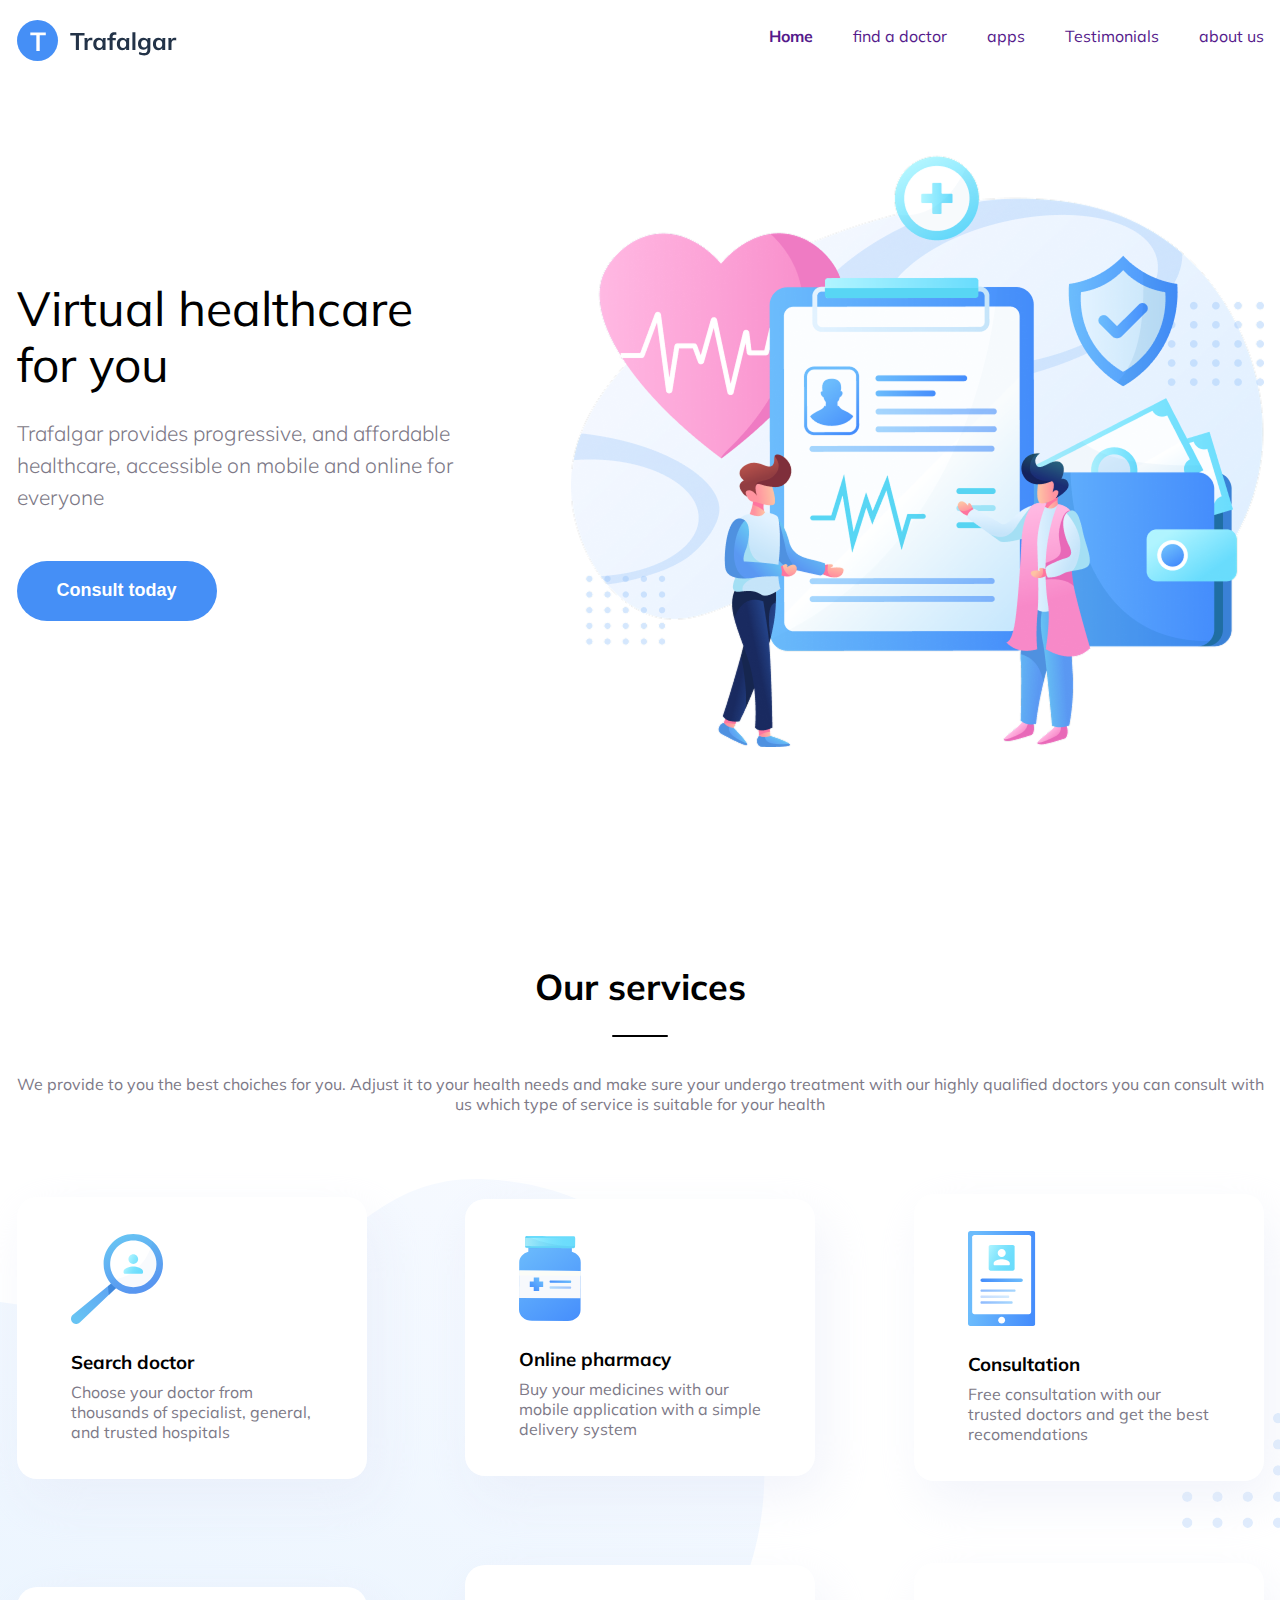
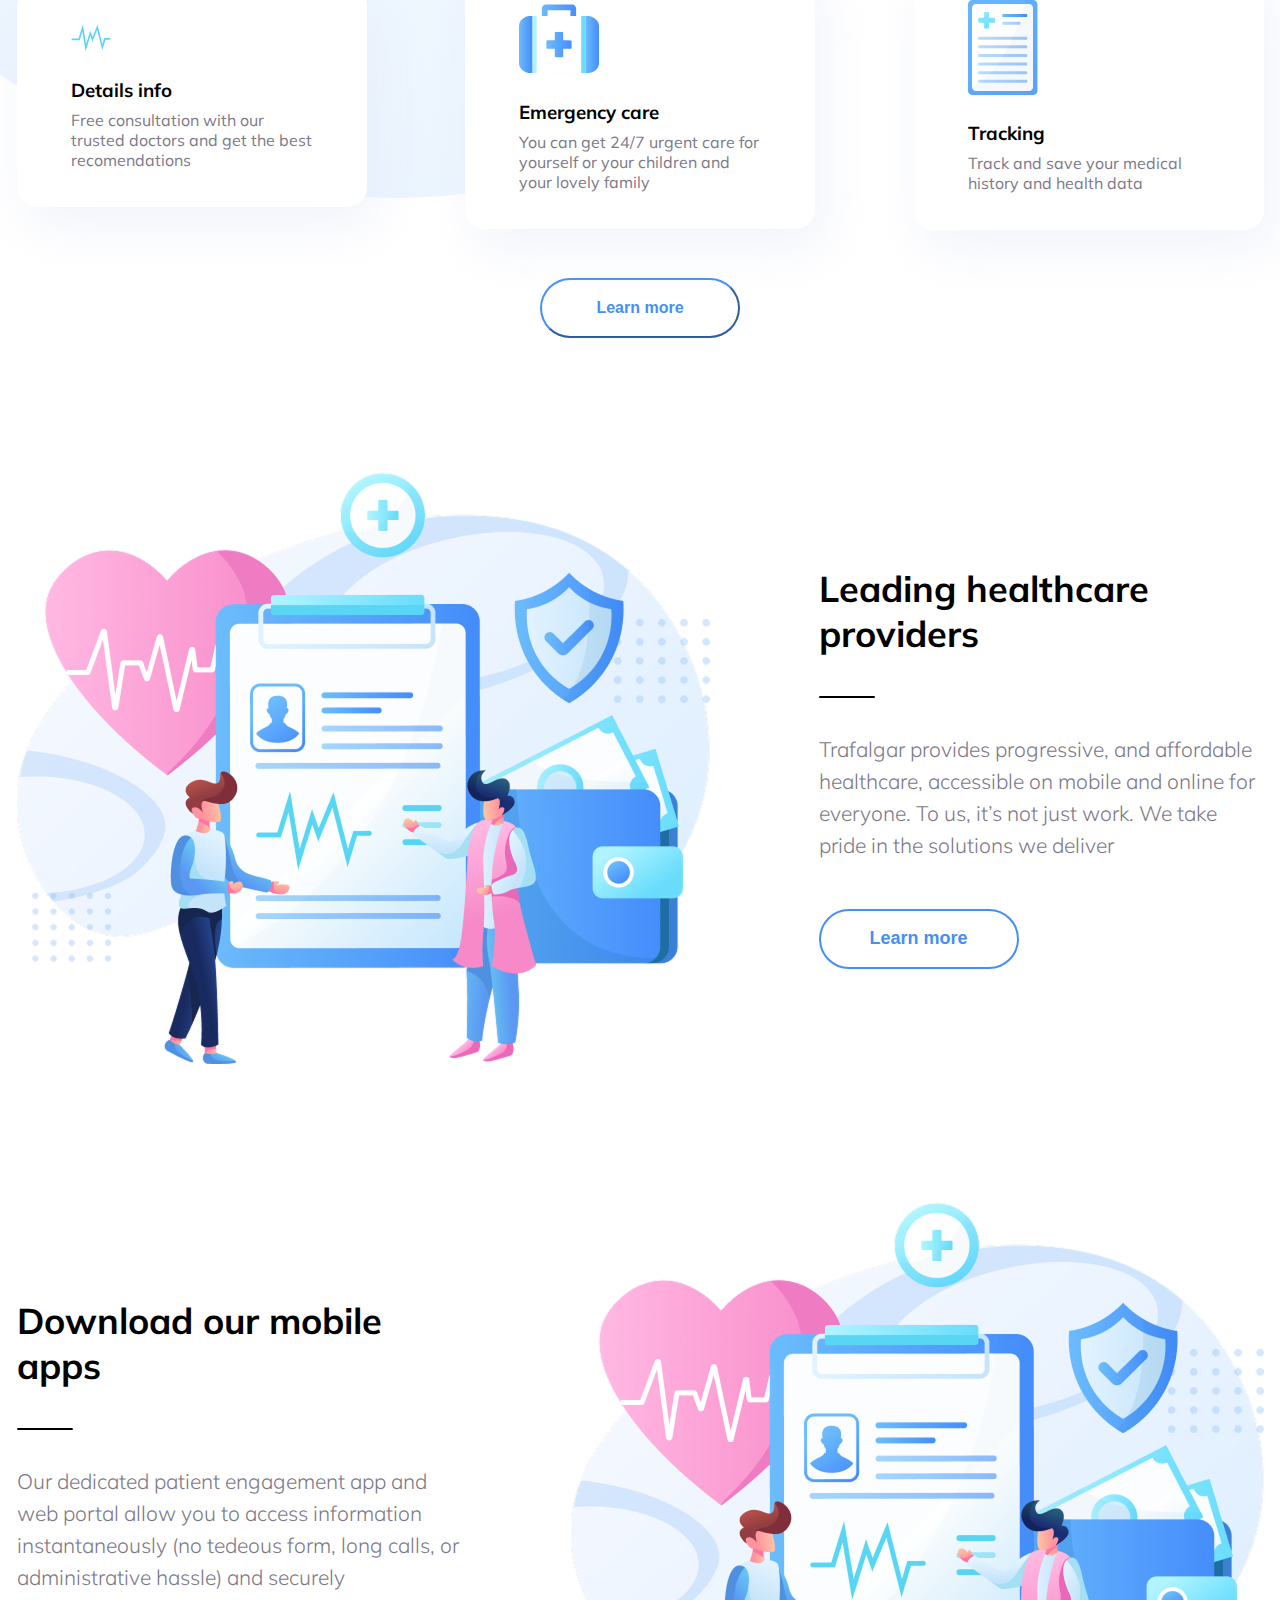
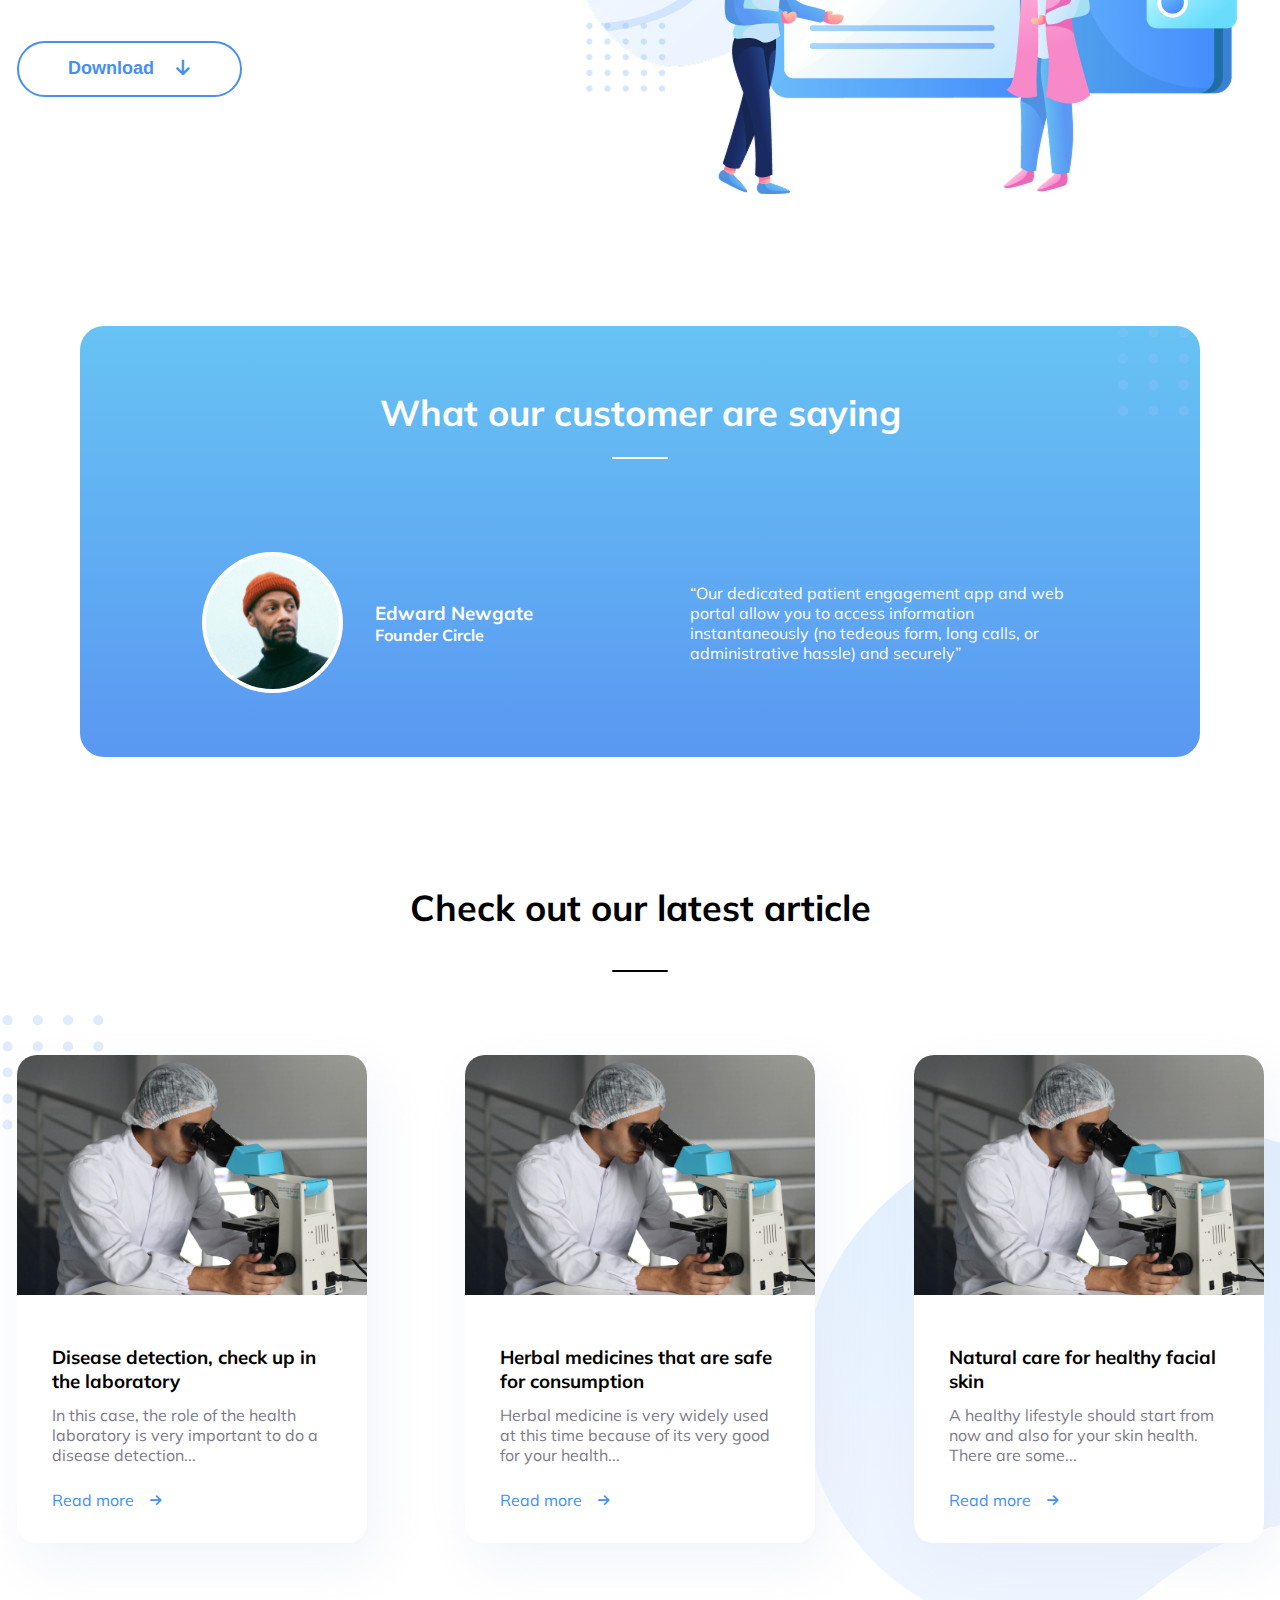
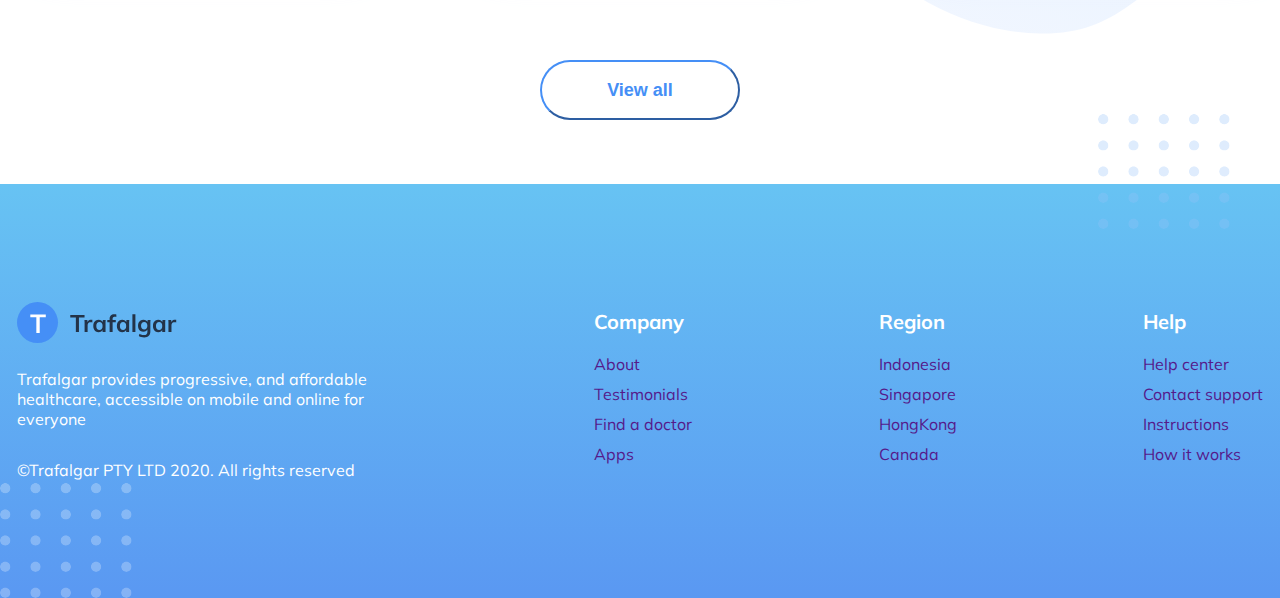
<file: Trafalgar/assets/index.html>
<!DOCTYPE html>
<html lang="en">
<head>
    <meta charset="UTF-8">
    <meta name="viewport" content="width=device-width, initial-scale=1.0">
    <title>Trafalgar</title>
<link rel="stylesheet" href="assests/css/all.min.css">
    <link rel="stylesheet" href="assests/css/styles.css">
    <link rel="stylesheet" href="assests/css/media.css">
</head>
<body>
    <nav>
         <div class="container">
            <div class="flex">  
                <img src="assests/images/logo (2).svg" alt="Trafalgar"> 
                <input type="checkbox" hidden id="menu-check">
                <label for="menu-check"><i class="fa-solid fa-bars open"></i>
                    <i class="fa-solid fa-xmark close"></i>
                </label>
                   <ul class="flex">
            <li><a href="" class="nav-link active">Home</a></li>
            <li><a href="" class="nav-link">find a doctor</a></li>
            <li><a href="" class="nav-link">apps</a></li>
            <li><a href="" class="nav-link">Testimonials</a></li>
            <li><a href="" class="nav-link">about us</a></li>
        </ul>
    </div> 
</div>
 </nav>
    <header>
    <div class="container">
        <div class="flex">
        <div class="header-content">
        <h1>Virtual healthcare for you</h1>
        <p>Trafalgar provides progressive, and affordable 
            healthcare, accessible on mobile and online 
            for everyone</p>
            <button class="btn"> Consult today</button></div>
            <div class="header-img">
                <img src="assests/images/Group 7.png" alt="img" width="100%">
            </div></div>
    </div>
    </header>
    <main>
    <section class="services">
        <img src="assests/images/bck.svg" class="cards_pg">
        <div class="container">
     <h2>Our services</h2>
     <svg width="56" height="2" viewBox="0 0 56 2" fill="none" xmlns="http://www.w3.org/2000/svg">
        <rect width="56" height="2" rx="1" fill="black"/>
        </svg>
<p>We provide to you the best choiches for you. Adjust it to your health needs and make sure your undergo treatment with our highly qualified doctors you can consult with us which type of service is suitable for your health</p>        
<div class="cards flex"> 
    <img src="assests/images/points.svg" class="png" alt="">
<div class="card">
    <img src="assests/images/1.svg" alt="">
    <h3>Search doctor</h3>
    <p>Choose your doctor from thousands of specialist, general, and trusted hospitals</p>
   </div>

   <div class="card">
    <img src="assests/images/Frame.svg" alt="">
    <h3>Online pharmacy</h3>
    <p>Buy  your medicines with our mobile application with a simple delivery system</p>
   </div>

   <div class="card">
    <img src="assests/images/3.svg" alt="">
    <h3>Consultation</h3>
<p>Free consultation with our trusted doctors and get the best recomendations</p>   </div>
<div class="card">
    <img src="assests/images/4.svg" alt="">
    <h3>Details info</h3>
<p>Free consultation with our trusted doctors and get the best recomendations</p>   </div>
<div class="card">
    <img src="assests/images/5.svg" alt="">
    <h3>Emergency care </h3>
<p>You can get 24/7 urgent care for yourself or your children and your
    lovely family</p>   </div>
    <div class="card">
        <img src="assests/images/6.svg" alt="">
        <h3>Tracking</h3>
   <p>Track and save your medical history and health data </p>   
</div>
</div> 
<button class="btn">Learn more</button>
</div>
</section>
 <section class="section-3">
    <div class="container">
<div class="flex">
<div class="header-img">
<img src="assests/images/Group 7.png" alt="img" width="100%">
    </div>
    <div class="header-content">
    <h2>Leading healthcare providers</h2>
    <svg width="56" height="2" viewBox="0 0 56 2" fill="none" xmlns="http://www.w3.org/2000/svg">
    <rect width="56" height="2" rx="1" fill="black"/>
    </svg>
    <p>Trafalgar provides progressive, and affordable healthcare, accessible on mobile and online for everyone. To us, it’s not just work. We take pride 
     in the solutions we deliver</p>
    <button class="btn"> Learn more</button></div>
    </div>
    </div>
 </section>
 <section class="section-4">
    <div class="container">
        <div class="flex">
        <div class="header-content">
        <h2>Download our 
            mobile apps</h2>
         <svg width="56" height="2" viewBox="0 0 56 2" fill="none" xmlns="http://www.w3.org/2000/svg">
        <rect width="56" height="2" rx="1" fill="black"/>
         </svg>
         <p>Our dedicated patient engagement app and 
            web portal allow you to access information instantaneously (no tedeous form, long calls, 
            or administrative hassle) and securely</p>
        <button class="btn"> <span>Download </span> <i class="fa-solid fa-arrow-down"></i> </button></div>
        <div class="header-img">
        <img src="assests/images/Group 7.png" alt="img" width="100%">
        </div>
        </div>
         </div>
        </section>
<section class="testimonials">
    <div class="container">
        <img src="assests/images/points-white.svg" class="square2"alt="">

        <div class="bg-gradient testimonial-content">
            <img src="assests/images/points.svg" class="square" alt="">
    <h2>What our customer are saying</h2>
    <svg width="56" height="2" viewBox="0 0 56 2" fill="none" xmlns="http://www.w3.org/2000/svg">
        <rect width="56" height="2" rx="1" fill="white"/>
        </svg>
        
    <div class="flex testimonial">
        <div class="flex content">
    <img src="assests/images/person.svg" alt=""> 
         <div>
        <h3>Edward Newgate</h3>
        <h4>Founder Circle</h4>
    </div>
    </div>

        <q class="quote">Our dedicated patient engagement app and 
            web portal allow you to access information instantaneously (no tedeous form, long calls, 
            or administrative hassle) and securely</q> </div>
    </div>
</div>
</div>
</section>

<section class="article">
    <img src="assests/images/Vector.svg" class="article-bg" alt="">
    <div class="container">
        <h2>Check out our latest article</h2>
        <svg width="56" height="2" viewBox="0 0 56 2" fill="none" xmlns="http://www.w3.org/2000/svg">
            <rect width="56" height="2" rx="1" fill="black"/>
            </svg>
            <div class="card-margin">
                <img src="assests/images/points.svg" id="article-points" alt="">
        <div class="flex">
        <div class="card">
        <img src="assests/images/article.svg" alt="">
        <div class="card-body">
        <h3>Disease detection, check 
            up in the laboratory</h3>
            <p>In this case, the role of the health laboratory is very important to do
                a disease detection...</p>
                <a href="">Read more <i class="fa-solid fa-arrow-right"></i></a>
            </div>
        </div>
        <div class="card">
            <img src="assests/images/article.svg" alt="">
            <div class="card-body">
            <h3>Herbal medicines that are 
                safe for consumption</h3>
                <p>Herbal medicine is very widely used at this time because of its very good for your health...</p>
                    <a href=""> Read more <i class="fa-solid fa-arrow-right"></i></a>
                </div>
            </div>
            <div class="card">
                <img src="assests/images/article.svg" alt="">
                <div class="card-body">
                <h3>Natural care for healthy 
                    facial skin</h3>
                    <p>A healthy lifestyle should start from now and also for your skin health.
                        There are some...</p>
                        <a href="">Read more <i class="fa-solid fa-arrow-right"></i></a>
                    </div>
                </div>
                </div>
        </div>
        <button class="btn">View all</button>
    </div>
</section>
    </main>
    <footer class="bg-gradient">
        <img src="assests/images/points-white.svg" class="img1">
        <img src="assests/images/points.svg" class="img2">

    <div class="container">
        <div class="all">
     <div class=" flex">
    <div class="footer-1">
         <svg width="160" height="41" viewBox="0 0 160 41" fill="none" xmlns="http://www.w3.org/2000/svg">
            <path d="M58.856 30V15.624H53.264V13.08H67.544V15.624H61.952V30H58.856ZM67.5924 30V20.976C67.5924 20.464 67.5764 19.944 67.5444 19.416C67.5284 18.888 67.4884 18.376 67.4244 17.88H70.3284L70.6644 21.192H70.1844C70.3444 20.392 70.6084 19.728 70.9764 19.2C71.3604 18.672 71.8244 18.28 72.3684 18.024C72.9124 17.768 73.5044 17.64 74.1444 17.64C74.4324 17.64 74.6644 17.656 74.8404 17.688C75.0164 17.704 75.1924 17.744 75.3684 17.808L75.3444 20.448C75.0404 20.32 74.7764 20.24 74.5524 20.208C74.3444 20.176 74.0804 20.16 73.7604 20.16C73.0724 20.16 72.4884 20.304 72.0084 20.592C71.5444 20.88 71.1924 21.28 70.9524 21.792C70.7284 22.304 70.6164 22.888 70.6164 23.544V30H67.5924ZM81.6011 30.24C80.5451 30.24 79.6171 29.992 78.8171 29.496C78.0171 28.984 77.3931 28.256 76.9451 27.312C76.4971 26.368 76.2731 25.24 76.2731 23.928C76.2731 22.616 76.4971 21.496 76.9451 20.568C77.3931 19.624 78.0171 18.904 78.8171 18.408C79.6171 17.896 80.5451 17.64 81.6011 17.64C82.6251 17.64 83.5211 17.896 84.2891 18.408C85.0731 18.904 85.5931 19.576 85.8491 20.424H85.5851L85.8491 17.88H88.7291C88.6811 18.376 88.6331 18.88 88.5851 19.392C88.5531 19.904 88.5371 20.408 88.5371 20.904V30H85.5611L85.5371 27.504H85.8251C85.5691 28.336 85.0491 29 84.2651 29.496C83.4811 29.992 82.5931 30.24 81.6011 30.24ZM82.4411 27.936C83.3851 27.936 84.1451 27.608 84.7211 26.952C85.2971 26.28 85.5851 25.272 85.5851 23.928C85.5851 22.584 85.2971 21.584 84.7211 20.928C84.1451 20.272 83.3851 19.944 82.4411 19.944C81.4971 19.944 80.7371 20.272 80.1611 20.928C79.5851 21.584 79.2971 22.584 79.2971 23.928C79.2971 25.272 79.5771 26.28 80.1371 26.952C80.7131 27.608 81.4811 27.936 82.4411 27.936ZM92.6199 30V20.136H90.2919V17.88H93.4599L92.6199 18.648V16.8C92.6199 15.296 93.0039 14.16 93.7719 13.392C94.5559 12.624 95.6999 12.24 97.2039 12.24C97.5559 12.24 97.9239 12.264 98.3079 12.312C98.7079 12.36 99.0519 12.448 99.3399 12.576V14.928C99.1319 14.848 98.8839 14.784 98.5959 14.736C98.3079 14.688 98.0279 14.664 97.7559 14.664C97.3399 14.664 96.9639 14.744 96.6279 14.904C96.3079 15.064 96.0519 15.312 95.8599 15.648C95.6839 15.968 95.5959 16.4 95.5959 16.944V18.408L95.1639 17.88H98.7879V20.136H95.6199V30H92.6199ZM105.203 30.24C104.147 30.24 103.219 29.992 102.419 29.496C101.619 28.984 100.995 28.256 100.547 27.312C100.099 26.368 99.8746 25.24 99.8746 23.928C99.8746 22.616 100.099 21.496 100.547 20.568C100.995 19.624 101.619 18.904 102.419 18.408C103.219 17.896 104.147 17.64 105.203 17.64C106.227 17.64 107.123 17.896 107.891 18.408C108.675 18.904 109.195 19.576 109.451 20.424H109.187L109.451 17.88H112.331C112.283 18.376 112.235 18.88 112.187 19.392C112.155 19.904 112.139 20.408 112.139 20.904V30H109.163L109.139 27.504H109.427C109.171 28.336 108.651 29 107.867 29.496C107.083 29.992 106.195 30.24 105.203 30.24ZM106.043 27.936C106.987 27.936 107.747 27.608 108.323 26.952C108.899 26.28 109.187 25.272 109.187 23.928C109.187 22.584 108.899 21.584 108.323 20.928C107.747 20.272 106.987 19.944 106.043 19.944C105.099 19.944 104.339 20.272 103.763 20.928C103.187 21.584 102.899 22.584 102.899 23.928C102.899 25.272 103.179 26.28 103.739 26.952C104.315 27.608 105.083 27.936 106.043 27.936ZM115.405 30V12.336H118.405V30H115.405ZM127.279 35.376C126.159 35.376 125.143 35.256 124.231 35.016C123.335 34.776 122.535 34.408 121.831 33.912L122.479 31.752C122.943 32.056 123.423 32.304 123.919 32.496C124.415 32.688 124.927 32.832 125.455 32.928C125.983 33.024 126.519 33.072 127.063 33.072C128.183 33.072 129.015 32.792 129.559 32.232C130.119 31.688 130.399 30.904 130.399 29.88V26.976H130.639C130.383 27.808 129.863 28.472 129.079 28.968C128.311 29.464 127.423 29.712 126.415 29.712C125.327 29.712 124.375 29.472 123.559 28.992C122.759 28.496 122.135 27.792 121.687 26.88C121.239 25.968 121.015 24.896 121.015 23.664C121.015 22.432 121.239 21.368 121.687 20.472C122.135 19.56 122.759 18.864 123.559 18.384C124.375 17.888 125.327 17.64 126.415 17.64C127.439 17.64 128.327 17.888 129.079 18.384C129.847 18.864 130.359 19.52 130.615 20.352L130.399 20.208L130.639 17.88H133.543C133.479 18.376 133.431 18.88 133.399 19.392C133.367 19.904 133.351 20.408 133.351 20.904V29.52C133.351 31.424 132.831 32.872 131.791 33.864C130.767 34.872 129.263 35.376 127.279 35.376ZM127.231 27.408C128.191 27.408 128.951 27.088 129.511 26.448C130.087 25.792 130.375 24.864 130.375 23.664C130.375 22.464 130.087 21.544 129.511 20.904C128.951 20.264 128.191 19.944 127.231 19.944C126.255 19.944 125.479 20.264 124.903 20.904C124.327 21.544 124.039 22.464 124.039 23.664C124.039 24.864 124.327 25.792 124.903 26.448C125.479 27.088 126.255 27.408 127.231 27.408ZM141.273 30.24C140.217 30.24 139.289 29.992 138.489 29.496C137.689 28.984 137.065 28.256 136.617 27.312C136.169 26.368 135.945 25.24 135.945 23.928C135.945 22.616 136.169 21.496 136.617 20.568C137.065 19.624 137.689 18.904 138.489 18.408C139.289 17.896 140.217 17.64 141.273 17.64C142.297 17.64 143.193 17.896 143.961 18.408C144.745 18.904 145.265 19.576 145.521 20.424H145.257L145.521 17.88H148.401C148.353 18.376 148.305 18.88 148.257 19.392C148.225 19.904 148.209 20.408 148.209 20.904V30H145.233L145.209 27.504H145.497C145.241 28.336 144.721 29 143.937 29.496C143.153 29.992 142.265 30.24 141.273 30.24ZM142.113 27.936C143.057 27.936 143.817 27.608 144.393 26.952C144.969 26.28 145.257 25.272 145.257 23.928C145.257 22.584 144.969 21.584 144.393 20.928C143.817 20.272 143.057 19.944 142.113 19.944C141.169 19.944 140.409 20.272 139.833 20.928C139.257 21.584 138.969 22.584 138.969 23.928C138.969 25.272 139.249 26.28 139.809 26.952C140.385 27.608 141.153 27.936 142.113 27.936ZM151.452 30V20.976C151.452 20.464 151.436 19.944 151.404 19.416C151.388 18.888 151.348 18.376 151.284 17.88H154.188L154.524 21.192H154.044C154.204 20.392 154.468 19.728 154.836 19.2C155.22 18.672 155.684 18.28 156.228 18.024C156.772 17.768 157.364 17.64 158.004 17.64C158.292 17.64 158.524 17.656 158.7 17.688C158.876 17.704 159.052 17.744 159.228 17.808L159.204 20.448C158.9 20.32 158.636 20.24 158.412 20.208C158.204 20.176 157.94 20.16 157.62 20.16C156.932 20.16 156.348 20.304 155.868 20.592C155.404 20.88 155.052 21.28 154.812 21.792C154.588 22.304 154.476 22.888 154.476 23.544V30H151.452Z" fill="#233348"/>
           <circle cx="20.5" cy="20.5" r="20.5" fill="#458FF6"/>
           <path d="M19.344 15.244H13.312V12.488H28.782V15.244H22.724V31H19.344V15.244Z" fill="white"/>
            </svg>
            <p class="p1">Trafalgar provides progressive, and affordable healthcare, accessible on mobile and online 
                for everyone</p>
                <p>©Trafalgar PTY LTD 2020. All rights reserved</p>
    </div>
    <div class="footer-2">
        <h5>Company</h5>
        <ul>
            <li><a href="">About</a></li>
            <li><a href="">Testimonials</a></li>
            <li><a href="">Find a doctor</a></li>
            <li><a href="">Apps</a></li>
        </ul>
    </div>
    <div class="footer-3">
        <h5>Region</h5>
        <ul>
            <li><a href="">Indonesia</a></li>
            <li><a href="">Singapore</a></li>
            <li><a href="">HongKong</a></li>
            <li><a href="">Canada</a></li>
        </ul>
    </div>
    <div class="footer-4">
        <h5>Help</h5>
     <ul>
        <li><a href="">Help center</a></li>
        <li><a href="">Contact support</a></li>
        <li><a href="">Instructions</a></li>
        <li><a href="">How it works</a></li>
     </ul>
    </div>
    </div>
   </div>
</div>
    </footer>
</body>
</html>
</file>
<file: Trafalgar/assets/assests/css/styles.css>
@import url('https://fonts.googleapis.com/css2?family=Mulish:ital,wght@0,200..1000;1,200..1000&display=swap');
*{
    padding:0;
    margin: 0;
    box-sizing: border-box;
}
:root{
    --gray:#7D7987;
    --primary:#458FF6;
}
p{
    color: var(--gray);
}
.container{
    margin: auto;
    width:calc(100%-30px);
    max-width: 1247px;
}
.flex{
    display: flex;
    justify-content: space-between;
    align-items: center;

}
ul{
    list-style-type: none;
}
ul.flex{
   gap: 40px; 
} 
.active{ 
    font-weight: bold;
}
a{
    text-decoration: none;
}
.nav_link{
    font-size: 18px;
    color: #1F1534;
    text-transform: capitalize;
}
nav{
    padding: 20px  0;
    z-index: 99999999;
    position: fixed;
    width: 100%;
    background-color: white;
    top: 0;
}
body{
    font-family: "Mulish", sans-serif;
}
h1{
    font-weight: 400;
    font-size: 48px;
    line-height: 56px;
}
.header-content p{
    font-weight: 300;
    font-size: 21px;
    line-height: 32px;
    color: var(--gray);
    margin-top: 25px;
    margin-bottom: 48px;
}
.header-content{
    max-width: 445px;
}
.btn{
    min-width: 200px;
    height: 60px;
    border-radius:55px;
    -webkit-border-radius:55px;
    -moz-border-radius:55px;
    -ms-border-radius:55px;
    -o-border-radius:55px;
}
.header-content .btn{ 
    border: none;
     background-color: var(--primary);
     color: white;
     font-size: 18px;
     font-weight: 700;
}
header{
    height: 100vh;
}
header .container{
    height: 100vh;
}
header .flex{
    height: 100vh;
}
label .open , label .close{
    display: none;
}
.services{
    text-align: center;
    /* position: relative; */
}
.cards.flex{
    flex-wrap: wrap;
}
.services svg{
    margin: 26px 0 33px 0;
}
.cards{
    gap:34px;
    margin-top: 5rem ;
    position: relative;
}

.card{
    /* width:30%; */
    max-width: 350px;
    text-align: start;
    background-color: white;
    border-radius: 20px;
    -webkit-border-radius: 20px;
    -moz-border-radius: 20px;
    -ms-border-radius: 20px;
    -o-border-radius: 20px;
    max-width: 350px;
    padding: 37px 54px;
    margin-bottom: 3rem;
    box-shadow: 10px 20px 50px 0 rgba(229, 233, 246, 0.493)
    
}
.card p{
    margin-top: 8px; ;
}
.card img{
    margin-bottom: 22px ;
}
.services .cards_pg{
    position: absolute;
    left: 0;
    z-index: -1;
}
.cards.flex .png{
position: absolute;
right: -50px;
    z-index: -1;
    bottom: 350px;
}
.services .btn{
    background-color: white;
    border-color: var(--primary);
    color: var(--primary);
    font-size:16px ;
    font-weight: 700;
}
section{
    padding: 4rem 0;
}
section h2{
    font-size: 36px;
    font-weight: 700;
}

.bg-gradient{
    background: linear-gradient(#67C3F3,#5A98F2);
}
.testimonials .testimonial-content {
    position: relative; 
    display: flex;
    justify-content: center;
    flex-direction: column;
    align-items: center;
    color: white;
    max-width: 1120px;
    margin: auto;
    border-radius: 24px;
    -webkit-border-radius: 24px;
    -moz-border-radius: 24px;
    -ms-border-radius: 24px;
    -o-border-radius: 24px;  
    padding: 64px 122px;
    overflow: hidden;
}
.testimonial .content , .testimonial .quote{
width: 50%;
}
.testimonial .content.flex{
    gap:2rem;
    justify-content:flex-start;
}
.testimonial.flex{
    gap: 100px;
    margin-top: 93px;
}
.testimonials .container h2{
    margin-bottom: 22px;
}

.testimonials .square{
position: absolute;
right: -50px;
top: -25px;
}
.testimonials .container{
    position: relative;
}
.testimonials .square2{
    position: absolute;
    left: 20px;
    bottom: 50px;
    z-index: -1;
    }
    .article .card {
        max-width: 350px;
        padding: 0px 0px;
    }
    .article .card img{
        width: 100%;
        border-top-left-radius: 20px;
        border-top-right-radius: 20px;
    }
    .card-body{
        padding: 24px 33px 33px 35px;
    }
    .card-body p{
        margin-top: 12px;
        margin-bottom: 25px;
    }
    .card-body a{
        color: var(--primary);
        display: flex;
        align-items: center;
        gap: 1rem;
        transition: color 0.3s ease;
        -webkit-transition: color 0.3s ease;
        -moz-transition: color 0.3s ease;
        -ms-transition: color 0.3s ease;
        -o-transition: color 0.3s ease;
} 
  .card-body a i{
  font-size: 13px;
  transform: translateX(0);
  transition: color 0.3s ease;
  -webkit-transition: color 0.3s ease;
  -moz-transition: color 0.3s ease;
  -ms-transition: color 0.3s ease;
  -o-transition: color 0.3s ease;
  -webkit-transform: translateX(0);
  -moz-transform: translateX(0);
  -ms-transform: translateX(0);
  -o-transform: translateX(0);
} 

.card-body a:hover i{
    transform: translateX(8px);
    transition: color 0.3s ease 0.1s;
    -webkit-transition: color 0.3s ease 0.1s;
    -moz-transition: color 0.3s ease 0.1s;
    -ms-transition: color 0.3s ease 0.1s;
    -o-transition: color 0.3s ease 0.1s;
    -webkit-transform: translateX(8px);
    -moz-transform: translateX(8px);
    -ms-transform: translateX(8px);
    -o-transform: translateX(8px);
}
    .article .flex{
        flex-wrap: wrap;
    }
     .article{
        text-align: center;
        position: relative;
     }
     .card-margin{
        margin-top: 79px;
        margin-bottom: 69px;
        position: relative;

     }
 .article h2{
    margin-bottom: 26px;
 }
 .article .article-bg{
position: absolute;
z-index: -1;
bottom: 20px;
right: 0px;
bottom: 150px;
 }
 
 #article-points{
    position: absolute;
    top: -40px;
    left: -45px;
    z-index: -1;
 }
.article .btn{
    background-color: white;
    border-color: var(--primary);
    color: var(--primary);
    font-size: 18px;
    font-weight: 700;
    width: 200px;
    height: 60px;
}
.section-3 .header-content .btn{
    border: 2px solid;
    background-color: white;
    border-color: var(--primary);
    color: var(--primary);
}
.section-3 .header-content h2{
    font-size: 36px;
    margin-bottom: 26px;
}
.section-3 .header-content p{
    margin-top: 31px;
}
.section-4 .header-content .btn{
    border: 2px solid;
    background-color: white;
    border-color: var(--primary);
    color: var(--primary);
}
.section-4 .header-content h2{
    font-size: 36px;
    margin-bottom: 26px;
}
.section-4 .header-content p{
    margin-top: 31px;
}
.section-4 .header-content span{
    margin-right: 17px;
}
.section-4 .header-content .btn{
    width: 225px;
    height: 56px;
}
.footer-1{
    max-width: 391px;
}
 .footer-1 .p1  {
    margin-top: 22px;
    margin-bottom: 31px;
}
.all{
    padding-top: 118px;
    padding-bottom: 118px;
}
h5{
    font-size: 20px;
    color: white;
}
footer h5{
    margin-bottom: 20px;
}
ul li{
    margin-bottom: 10px;
}
footer p{
    color: rgba(255, 255, 255, 1);
}
footer{
    position: relative;
}
.img1{
    position: absolute;
    bottom: 0px;
    left: 0px;

}
.img2{
    position: absolute;
    top: -70px;
    right: 50px;
}
</file>
<file: Trafalgar/assets/assests/css/media.css>
@media screen and (max-width: 1166px){
    ul.flex{
        display: none;
        flex-direction: column;
        position: absolute;
        justify-content: center;
        width: 100%;
        top: 81px; 
        left: 0;
        background-color: #ffffffa9;
        backdrop-filter: blur(10px);
        padding: 20px 0;

    }
    nav{
        position: relative;
        padding: 20px  0;
        z-index: 99999999;
        position: fixed;
        width: 100%;
        background-color: white;
        top: 0;
    }
  
    #menu-check:checked~ ul.flex{
     display: flex;
    }
   #menu-check:checked~ label .open{
    display: none;
    }
    #menu-check:checked~ label .close{
        display: inline;
        }
        .close{
            display: none;
        }
        label .open{display: inherit;}

        header .flex{
            flex-direction: column-reverse;
            gap:3rem;
        }
        header{
            margin:3rem 0;
        }
        .header-content{
            max-width: 100%;
        }
        .services .card{
            max-width: 100%;
        }
        .services .cards_pg{
            width: 100%;
        }
        .article .card{
            width: 45%;
            max-width: 100%;
        }
        .testimonial.flex{
            flex-direction: column;
            gap: 40px;
        }
        .testimonial .content, .testimonial q{
         width:100%;
        }
        .section-3 .flex{
            flex-direction: column-reverse;
            gap:3rem;
            margin: 30px;
        }
        .section-4 .flex{
            flex-direction: column-reverse;
            gap:3rem;
            margin: 30px;
        }
        footer .flex{
            flex-direction: column;
            gap: 3rem;
        }
    
        
        
} 
@media screen and (max-width:768px){
    .article .card{
        width: 100%;
    }
}
</file>
